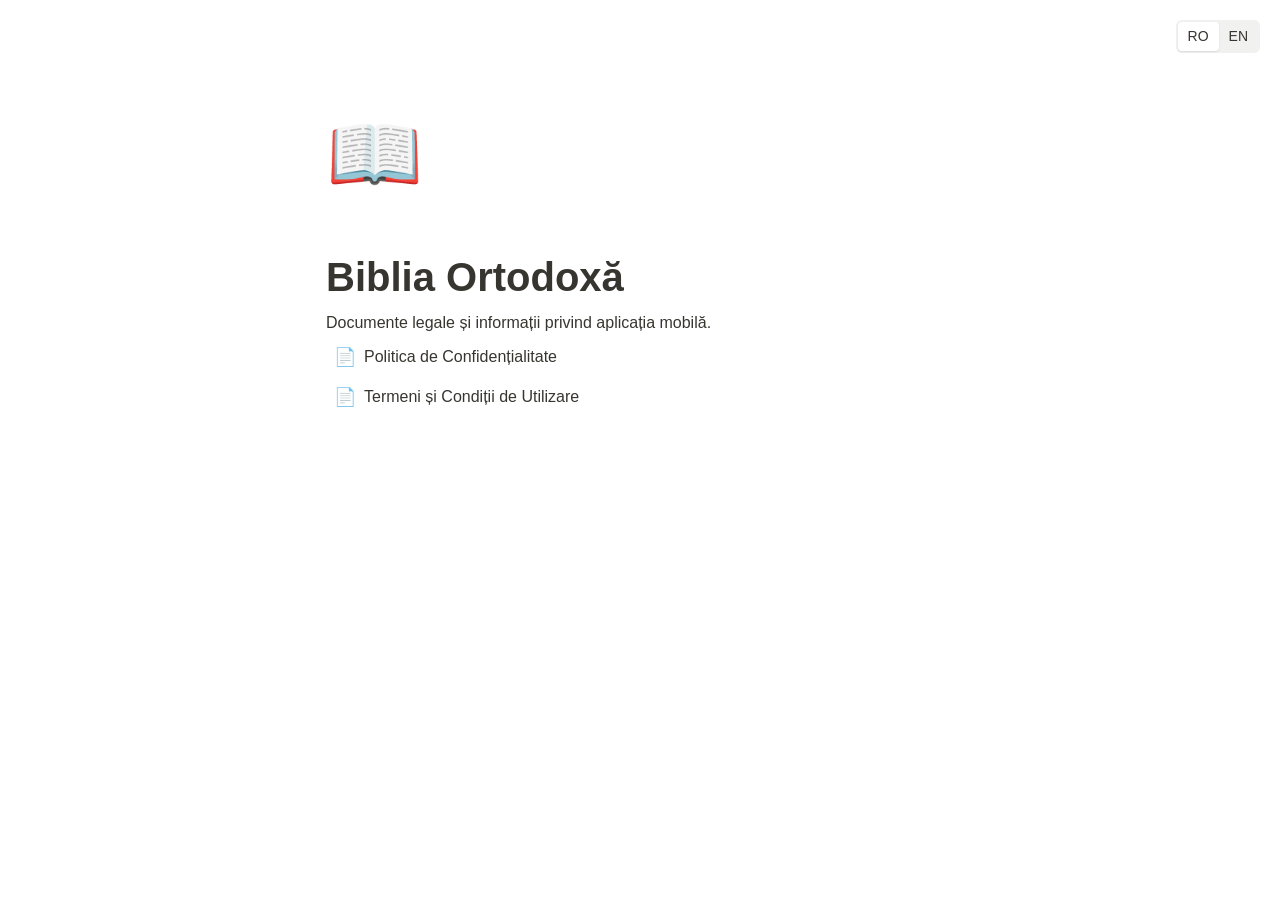
<file: index.html>
<!DOCTYPE html>
<html lang="ro">
<head>
    <meta charset="UTF-8">
    <meta name="viewport" content="width=device-width, initial-scale=1.0">
    <title>Biblia Ortodoxa - Documente Legale</title>
    <link rel="stylesheet" href="styles.css">
</head>
<body>

    <div class="lang-switcher">
        <a href="index.html" class="lang-btn active">RO</a>
        <a href="index-en.html" class="lang-btn">EN</a>
    </div>

    <div class="page-content">
        <span class="page-icon">📖</span>
        <h1>Biblia Ortodoxă</h1>
        <p>Documente legale și informații privind aplicația mobilă.</p>
        
        <a class="notion-page-link" href="/politica-de-confidentialitate.html">
            <span class="notion-page-icon">📄</span> Politica de Confidențialitate
        </a>
        
        <a class="notion-page-link" href="/termeni-si-conditii-de-utilizare.html">
            <span class="notion-page-icon">📄</span> Termeni și Condiții de Utilizare
        </a>
    </div>

</body>
</html>
</file>
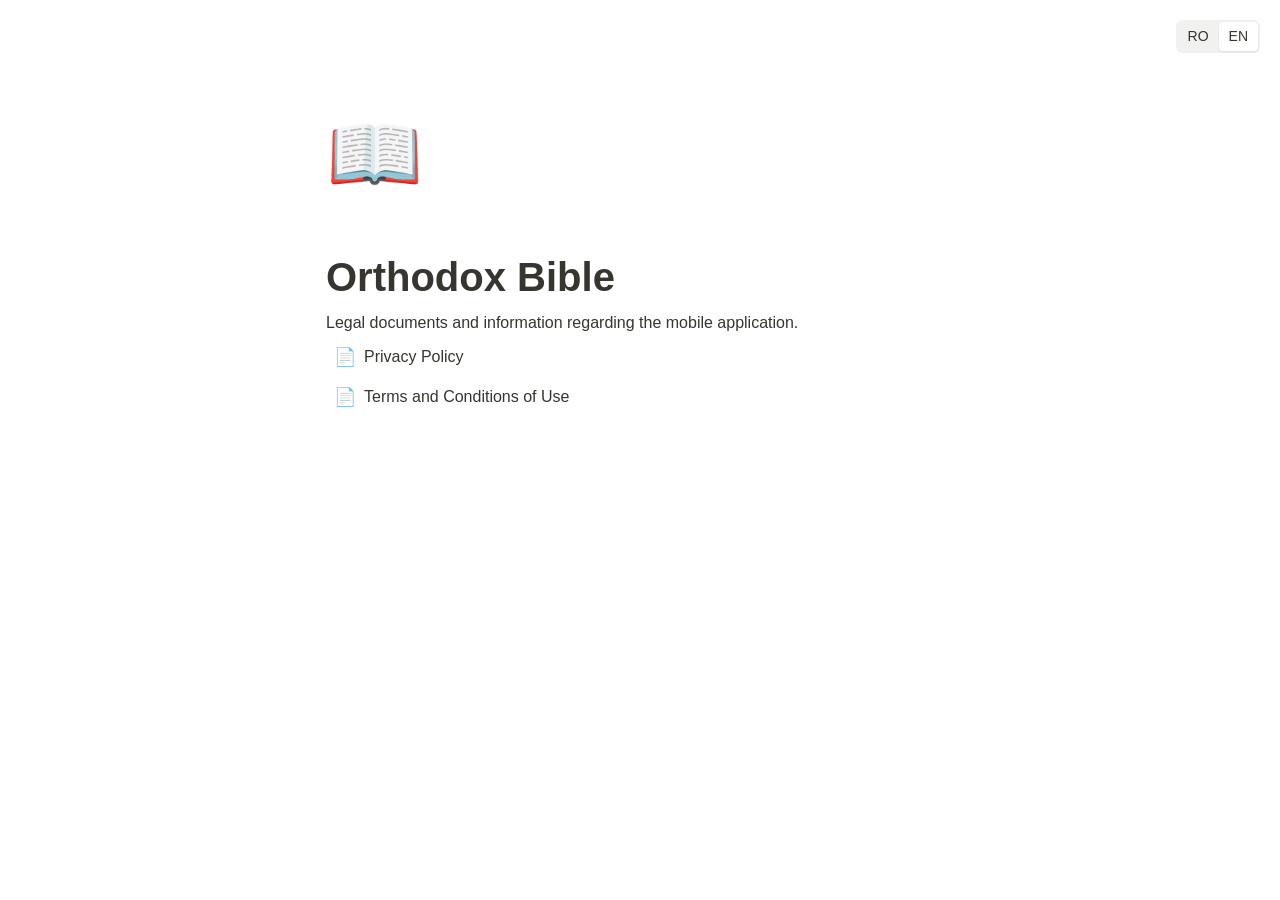
<file: index-en.html>
<!DOCTYPE html>
<html lang="en">
<head>
    <meta charset="UTF-8">
    <meta name="viewport" content="width=device-width, initial-scale=1.0">
    <title>Orthodox Bible - Legal Documents</title>
    <link rel="stylesheet" href="styles.css">
</head>
<body>

    <div class="lang-switcher">
        <a href="index.html" class="lang-btn">RO</a>
        <a href="index-en.html" class="lang-btn active">EN</a>
    </div>

    <div class="page-content">
        <span class="page-icon">📖</span>
        <h1>Orthodox Bible</h1>
        <p>Legal documents and information regarding the mobile application.</p>
        
        <a class="notion-page-link" href="/privacy-policy.html">
            <span class="notion-page-icon">📄</span> Privacy Policy
        </a>
        
        <a class="notion-page-link" href="/terms-and-conditions.html">
            <span class="notion-page-icon">📄</span> Terms and Conditions of Use
        </a>
    </div>

</body>
</html>
</file>
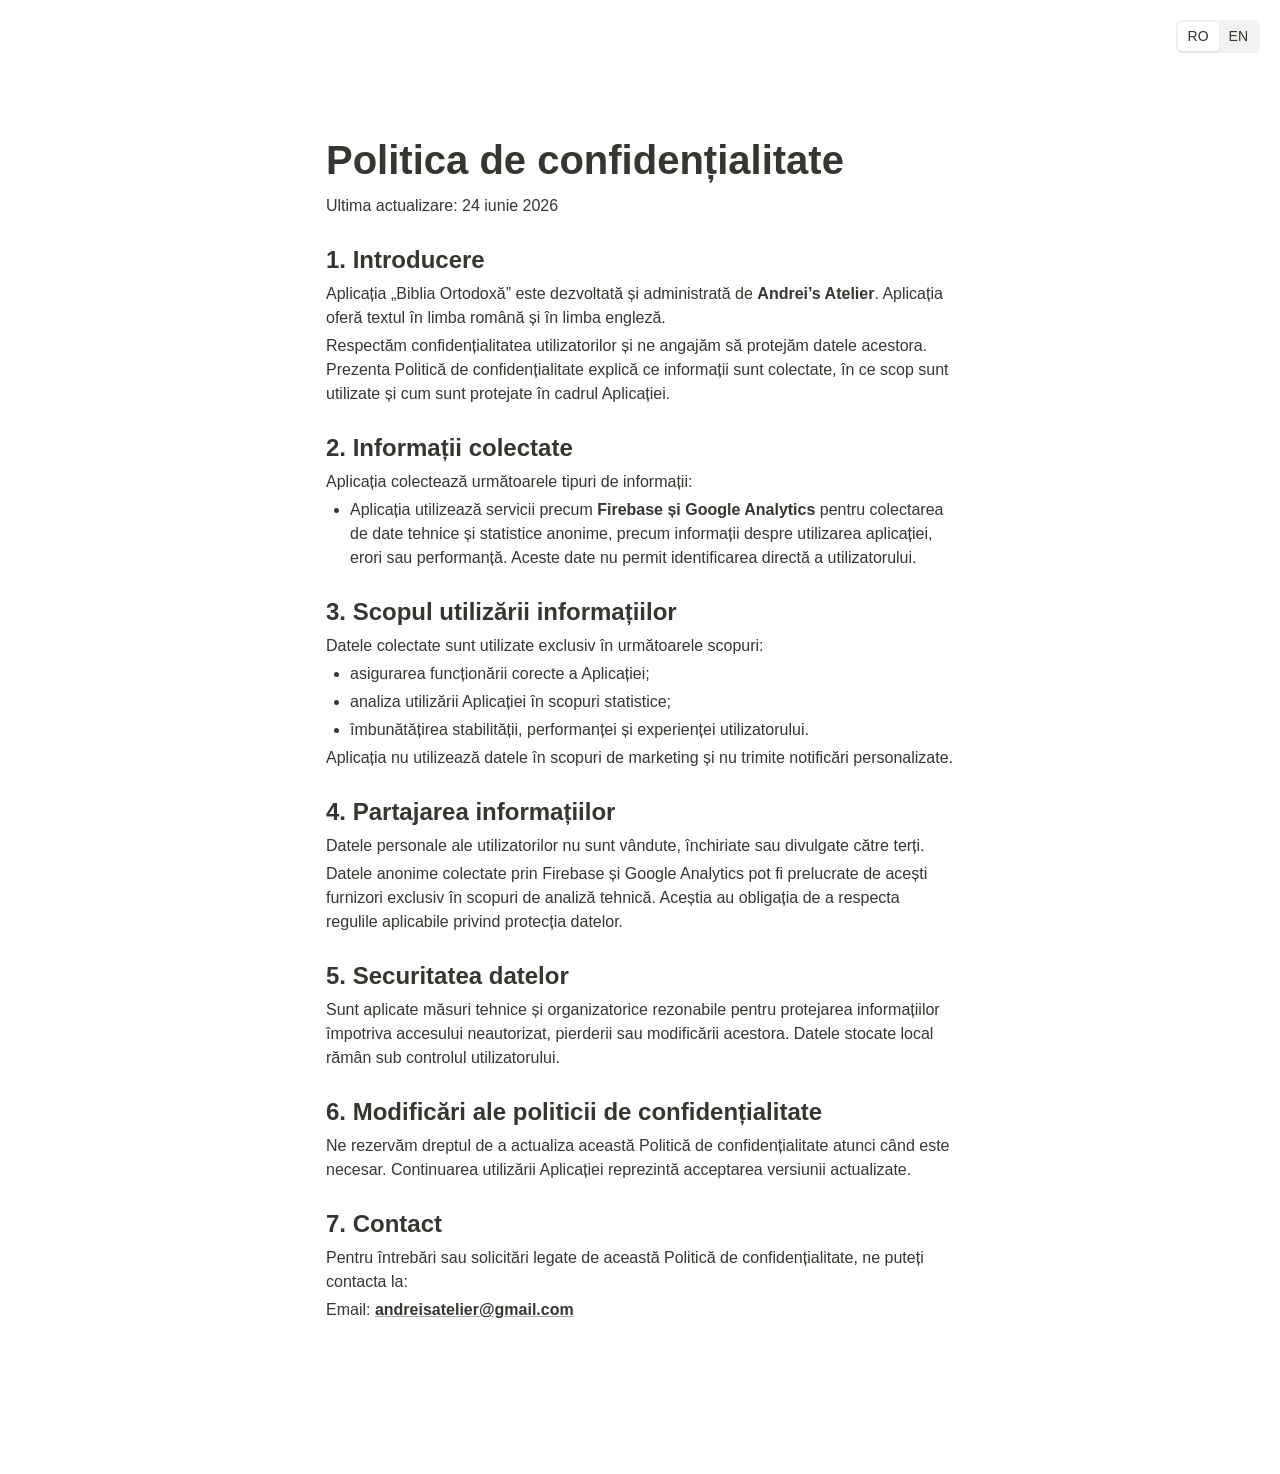
<file: politica-de-confidentialitate.html>
<!DOCTYPE html>
<html>
<head>
	<meta http-equiv="content-type" content="text/html; charset=utf-8"/>
	<title>Politica de confidențialitate</title>
	<meta name="viewport" content="width=device-width, initial-scale=1.0">
	<meta name="generator" content="LibreOffice 26.2.3.2 (Linux)"/>
	<meta name="created" content="00:00:00"/>
	<meta name="changed" content="00:00:00"/>
	<link rel="stylesheet" href="styles.css">
</head>
<body lang="en-US" link="#000080" vlink="#800000" dir="ltr">
	<div class="lang-switcher">
		<a href="politica-de-confidentialitate.html" class="lang-btn active">RO</a>
		<a href="privacy-policy.html" class="lang-btn">EN</a>
	</div>
	<div class="page-content">

<h1>Politica de confidențialitate</h1>
<p>Ultima actualizare: 24 iunie 2026</p>
<h3 class="western">1. Introducere</h3>
<p>Aplicația „Biblia Ortodoxă” este dezvoltată și
administrată de <b>Andrei’s Atelier</b>. Aplicația oferă textul în limba română și
în limba engleză.</p>
<p>Respectăm confidențialitatea utilizatorilor și ne angajăm să
protejăm datele acestora. Prezenta Politică de confidențialitate
explică ce informații sunt colectate, în ce scop sunt utilizate și
cum sunt protejate în cadrul Aplicației.</p>
<h3 class="western">2. Informații colectate</h3>
<p>Aplicația colectează următoarele tipuri de informații:</p>
<ul>
	<li><p>Aplicația utilizează servicii precum <b>Firebase și Google
	Analytics</b> pentru colectarea de date tehnice și statistice
	anonime, precum informații despre utilizarea aplicației, erori sau
	performanță. Aceste date nu permit identificarea directă a
	utilizatorului.</p></li>
</ul>
<h3 class="western">3. Scopul utilizării informațiilor</h3>
<p>Datele colectate sunt utilizate exclusiv în următoarele scopuri:</p>
<ul>
	<li><p>asigurarea funcționării corecte a Aplicației;</p></li>
	<li><p>analiza utilizării Aplicației în scopuri statistice;</p></li>
	<li><p>îmbunătățirea stabilității, performanței și
	experienței utilizatorului.</p></li>
</ul>
<p>Aplicația nu utilizează datele în scopuri de marketing și nu
trimite notificări personalizate.</p>
<h3 class="western">4. Partajarea informațiilor</h3>
<p>Datele personale ale utilizatorilor nu sunt vândute, închiriate
sau divulgate către terți.</p>
<p>Datele anonime colectate prin Firebase și Google Analytics pot fi
prelucrate de acești furnizori exclusiv în scopuri de analiză
tehnică. Aceștia au obligația de a respecta regulile aplicabile
privind protecția datelor.</p>
<h3 class="western">5. Securitatea datelor</h3>
<p>Sunt aplicate măsuri tehnice și organizatorice rezonabile pentru
protejarea informațiilor împotriva accesului neautorizat, pierderii
sau modificării acestora. Datele stocate local rămân sub controlul
utilizatorului.</p>
<h3 class="western">6. Modificări ale politicii de confidențialitate</h3>
<p>Ne rezervăm dreptul de a actualiza această Politică de
confidențialitate atunci când este necesar. Continuarea utilizării Aplicației
reprezintă acceptarea versiunii actualizate.</p>
<h3 class="western">7. Contact</h3>
<p>Pentru întrebări sau solicitări legate de această Politică de
confidențialitate, ne puteți contacta la:</p>
<p>Email: <a href="mailto:andreisatelier@gmail.com"><b>andreisatelier@gmail.com</b></a></p>
<p><br/>
<br/>

</p>
	</div>
</body>
</html>
</file>
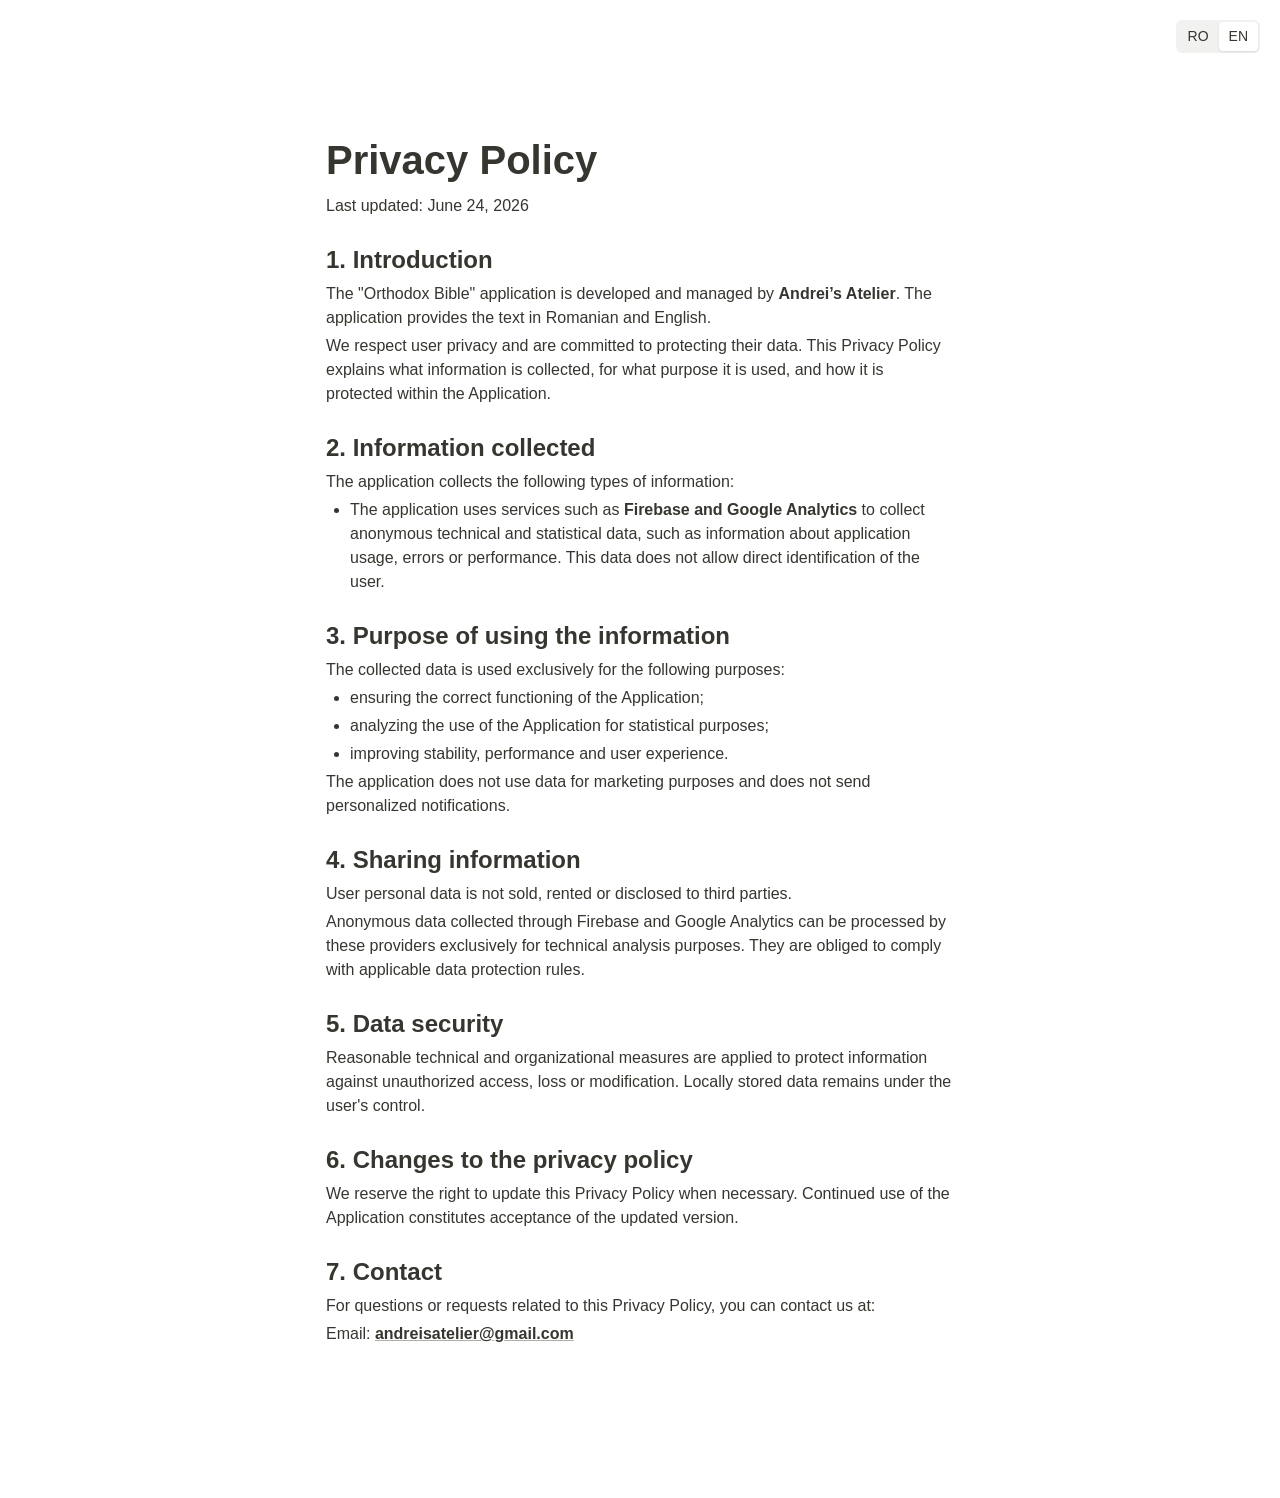
<file: privacy-policy.html>
<!DOCTYPE html>
<html>
<head>
	<meta http-equiv="content-type" content="text/html; charset=utf-8"/>
	<title>Privacy Policy</title>
	<meta name="viewport" content="width=device-width, initial-scale=1.0">
	<meta name="generator" content="LibreOffice 26.2.3.2 (Linux)"/>
	<meta name="created" content="00:00:00"/>
	<meta name="changed" content="00:00:00"/>
	<link rel="stylesheet" href="styles.css">
</head>
<body lang="en-US" link="#000080" vlink="#800000" dir="ltr">
<div class="lang-switcher">
	<a href="politica-de-confidentialitate.html" class="lang-btn">RO</a>
	<a href="privacy-policy.html" class="lang-btn active">EN</a>
</div>
<div class="page-content">
<h1>Privacy Policy</h1>
<p>Last updated: June 24, 2026</p>
<h3 class="western">1. Introduction</h3>
<p>The "Orthodox Bible" application is developed and managed by <b>Andrei’s Atelier</b>. The application provides the text in Romanian and English.</p>
<p>We respect user privacy and are committed to protecting their data. This Privacy Policy explains what information is collected, for what purpose it is used, and how it is protected within the Application.</p>
<h3 class="western">2. Information collected</h3>
<p>The application collects the following types of information:</p>
<ul>
	<li><p>The application uses services such as <b>Firebase and Google Analytics</b> to collect anonymous technical and statistical data, such as information about application usage, errors or performance. This data does not allow direct identification of the user.</p></li>
</ul>
<h3 class="western">3. Purpose of using the information</h3>
<p>The collected data is used exclusively for the following purposes:</p>
<ul>
	<li><p>ensuring the correct functioning of the Application;</p></li>
	<li><p>analyzing the use of the Application for statistical purposes;</p></li>
	<li><p>improving stability, performance and user experience.</p></li>
</ul>
<p>The application does not use data for marketing purposes and does not send personalized notifications.</p>
<h3 class="western">4. Sharing information</h3>
<p>User personal data is not sold, rented or disclosed to third parties.</p>
<p>Anonymous data collected through Firebase and Google Analytics can be processed by these providers exclusively for technical analysis purposes. They are obliged to comply with applicable data protection rules.</p>
<h3 class="western">5. Data security</h3>
<p>Reasonable technical and organizational measures are applied to protect information against unauthorized access, loss or modification. Locally stored data remains under the user's control.</p>
<h3 class="western">6. Changes to the privacy policy</h3>
<p>We reserve the right to update this Privacy Policy when necessary. Continued use of the Application constitutes acceptance of the updated version.</p>
<h3 class="western">7. Contact</h3>
<p>For questions or requests related to this Privacy Policy, you can contact us at:</p>
<p>Email: <a href="mailto:andreisatelier@gmail.com"><b>andreisatelier@gmail.com</b></a></p>
<p><br/>
<br/>

</p>
	</div>
</body>
</html>
</file>
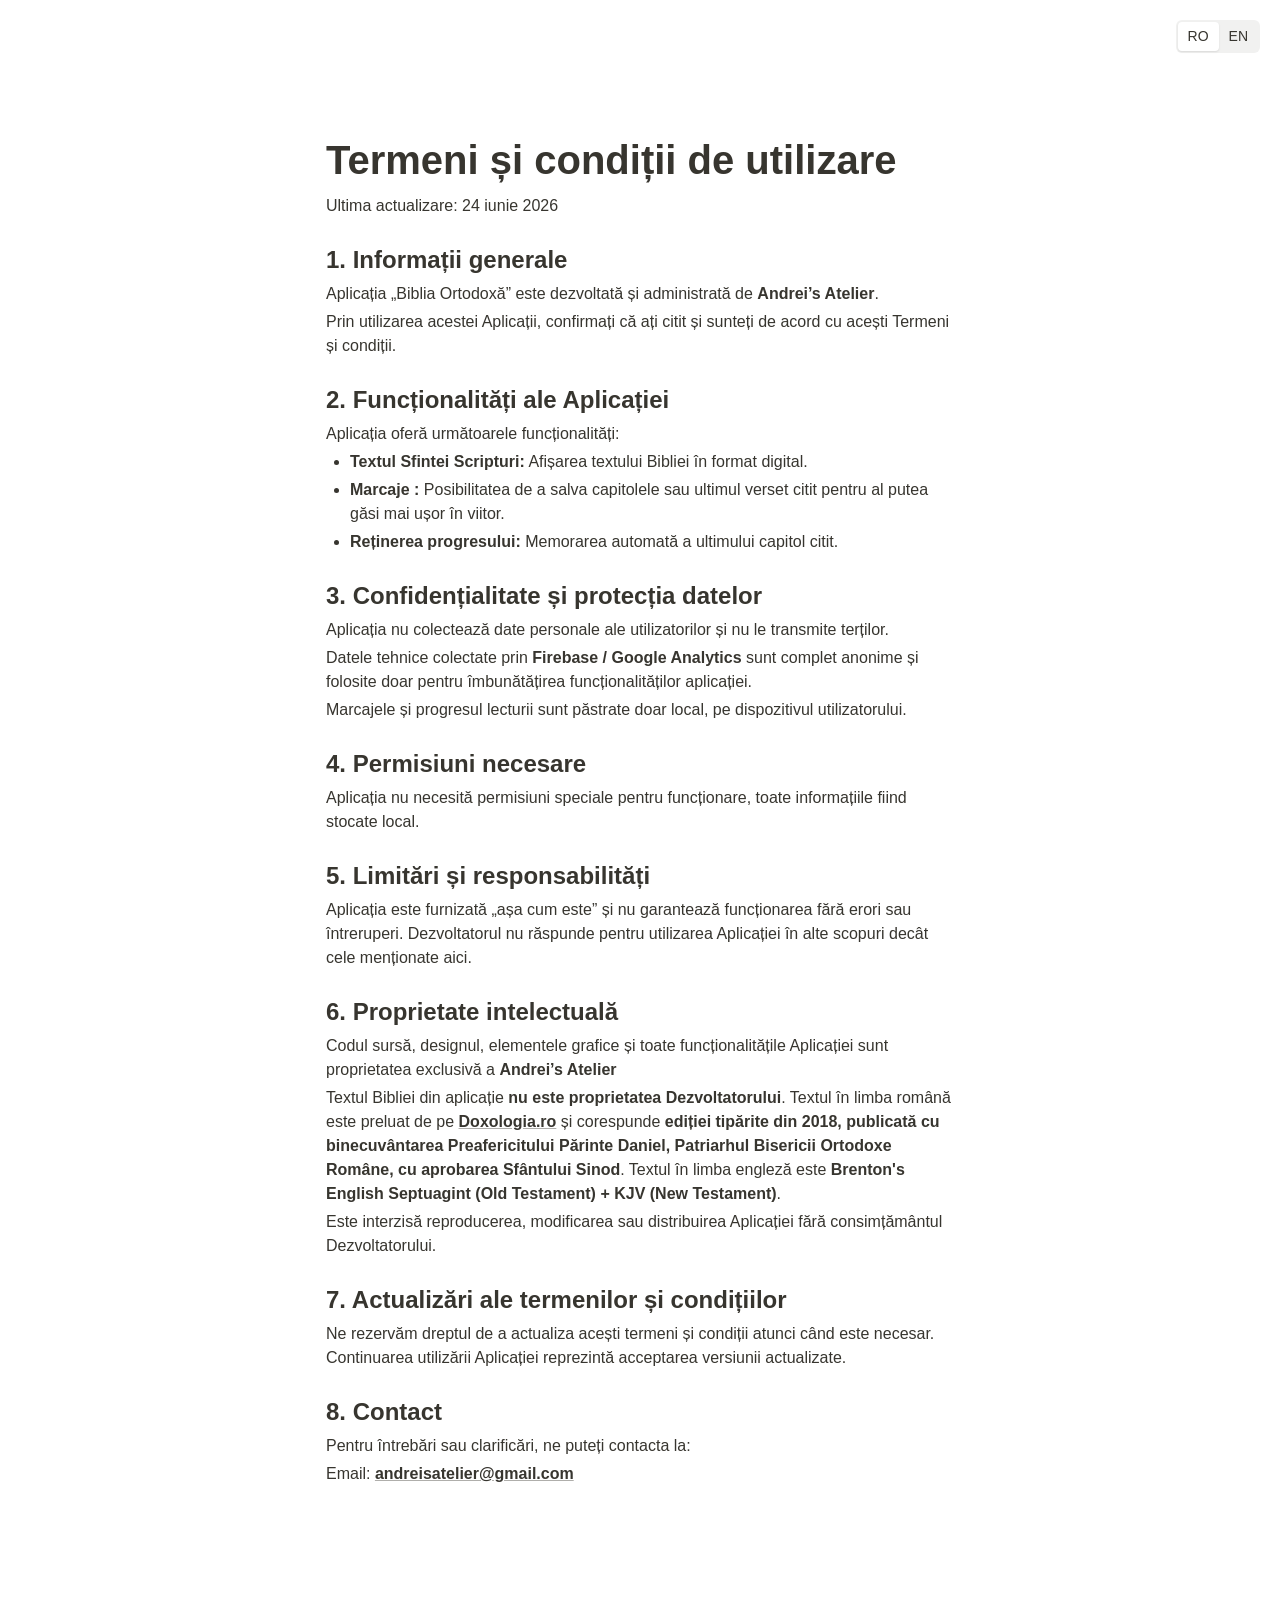
<file: termeni-si-conditii-de-utilizare.html>
<!DOCTYPE html>
<html>
<head>
	<meta http-equiv="content-type" content="text/html; charset=utf-8"/>
	<title>Termeni și condiții de utilizare</title>
	<meta name="viewport" content="width=device-width, initial-scale=1.0">
	<meta name="generator" content="LibreOffice 26.2.3.2 (Linux)"/>
	<meta name="created" content="00:00:00"/>
	<meta name="changed" content="00:00:00"/>
	<link rel="stylesheet" href="styles.css">
</head>
<body lang="en-US" link="#000080" vlink="#800000" dir="ltr">
	<div class="lang-switcher">
		<a href="termeni-si-conditii-de-utilizare.html" class="lang-btn active">RO</a>
		<a href="terms-and-conditions.html" class="lang-btn">EN</a>
	</div>
	<div class="page-content">

<h1>Termeni și condiții de utilizare</h1>
<p>Ultima actualizare: 24 iunie 2026</p>
<h3 class="western">1. Informații generale</h3>
<p>Aplicația „Biblia Ortodoxă” este dezvoltată și
administrată de <b>Andrei’s Atelier</b>.</p>
<p>Prin utilizarea acestei Aplicații, confirmați că ați citit și
sunteți de acord cu acești Termeni și condiții.</p>
<h3 class="western">2. Funcționalități ale Aplicației</h3>
<p>Aplicația oferă următoarele funcționalități:</p>
<ul>
	<li><p><b>Textul Sfintei Scripturi:</b> Afișarea textului Bibliei
	în format digital.</p></li>
	<li><p><b>Marcaje :</b> Posibilitatea de a salva capitolele sau
	ultimul verset citit pentru al putea găsi mai ușor în viitor.</p></li>
	<li><p><b>Reținerea progresului:</b> Memorarea automată a
	ultimului capitol citit.</p></li>
</ul>
<h3 class="western">3. Confidențialitate și protecția datelor</h3>
<p>Aplicația nu colectează date personale ale utilizatorilor și nu
le transmite terților.</p>
<p>Datele tehnice colectate prin <b>Firebase / Google Analytics</b>
sunt complet anonime și folosite doar pentru îmbunătățirea
funcționalităților aplicației.</p>
<p>Marcajele și progresul lecturii sunt păstrate doar local, pe
dispozitivul utilizatorului.</p>
<h3 class="western">4. Permisiuni necesare</h3>
<p>Aplicația nu necesită permisiuni speciale pentru funcționare,
toate informațiile fiind stocate local.</p>
<h3 class="western">5. Limitări și responsabilități</h3>
<p>Aplicația este furnizată „așa cum este” și nu garantează
funcționarea fără erori sau întreruperi. Dezvoltatorul nu
răspunde pentru utilizarea Aplicației în alte scopuri decât cele
menționate aici.</p>
<h3 class="western">6. Proprietate intelectuală</h3>
<p>Codul sursă, designul, elementele grafice și toate
funcționalitățile Aplicației sunt proprietatea exclusivă a
<b>Andrei’s Atelier</b></p>
<p>Textul Bibliei din aplicație <b>nu este proprietatea
Dezvoltatorului</b>. Textul în limba română este preluat de pe <a href="http://Doxologia.ro/"><b>Doxologia.ro</b></a>
și corespunde <b>ediției tipărite din 2018, publicată cu
binecuvântarea Preafericitului Părinte Daniel, Patriarhul Bisericii
Ortodoxe Române, cu aprobarea Sfântului Sinod</b>. Textul în limba engleză
este <b>Brenton's English Septuagint (Old Testament) + KJV (New Testament)</b>.</p>
<p>Este interzisă reproducerea, modificarea sau distribuirea
Aplicației fără consimțământul Dezvoltatorului.</p>
<h3 class="western">7. Actualizări ale termenilor și condițiilor</h3>
<p>Ne rezervăm dreptul de a actualiza acești termeni și condiții atunci când este necesar. Continuarea utilizării Aplicației
reprezintă acceptarea versiunii actualizate.</p>
<h3 class="western">8. Contact</h3>
<p>Pentru întrebări sau clarificări, ne puteți contacta la:</p>
<p>Email: <a href="mailto:andreisatelier@gmail.com"><b>andreisatelier@gmail.com</b></a></p>
<p><br/>
<br/>

</p>
	</div>
</body>
</html>
</file>
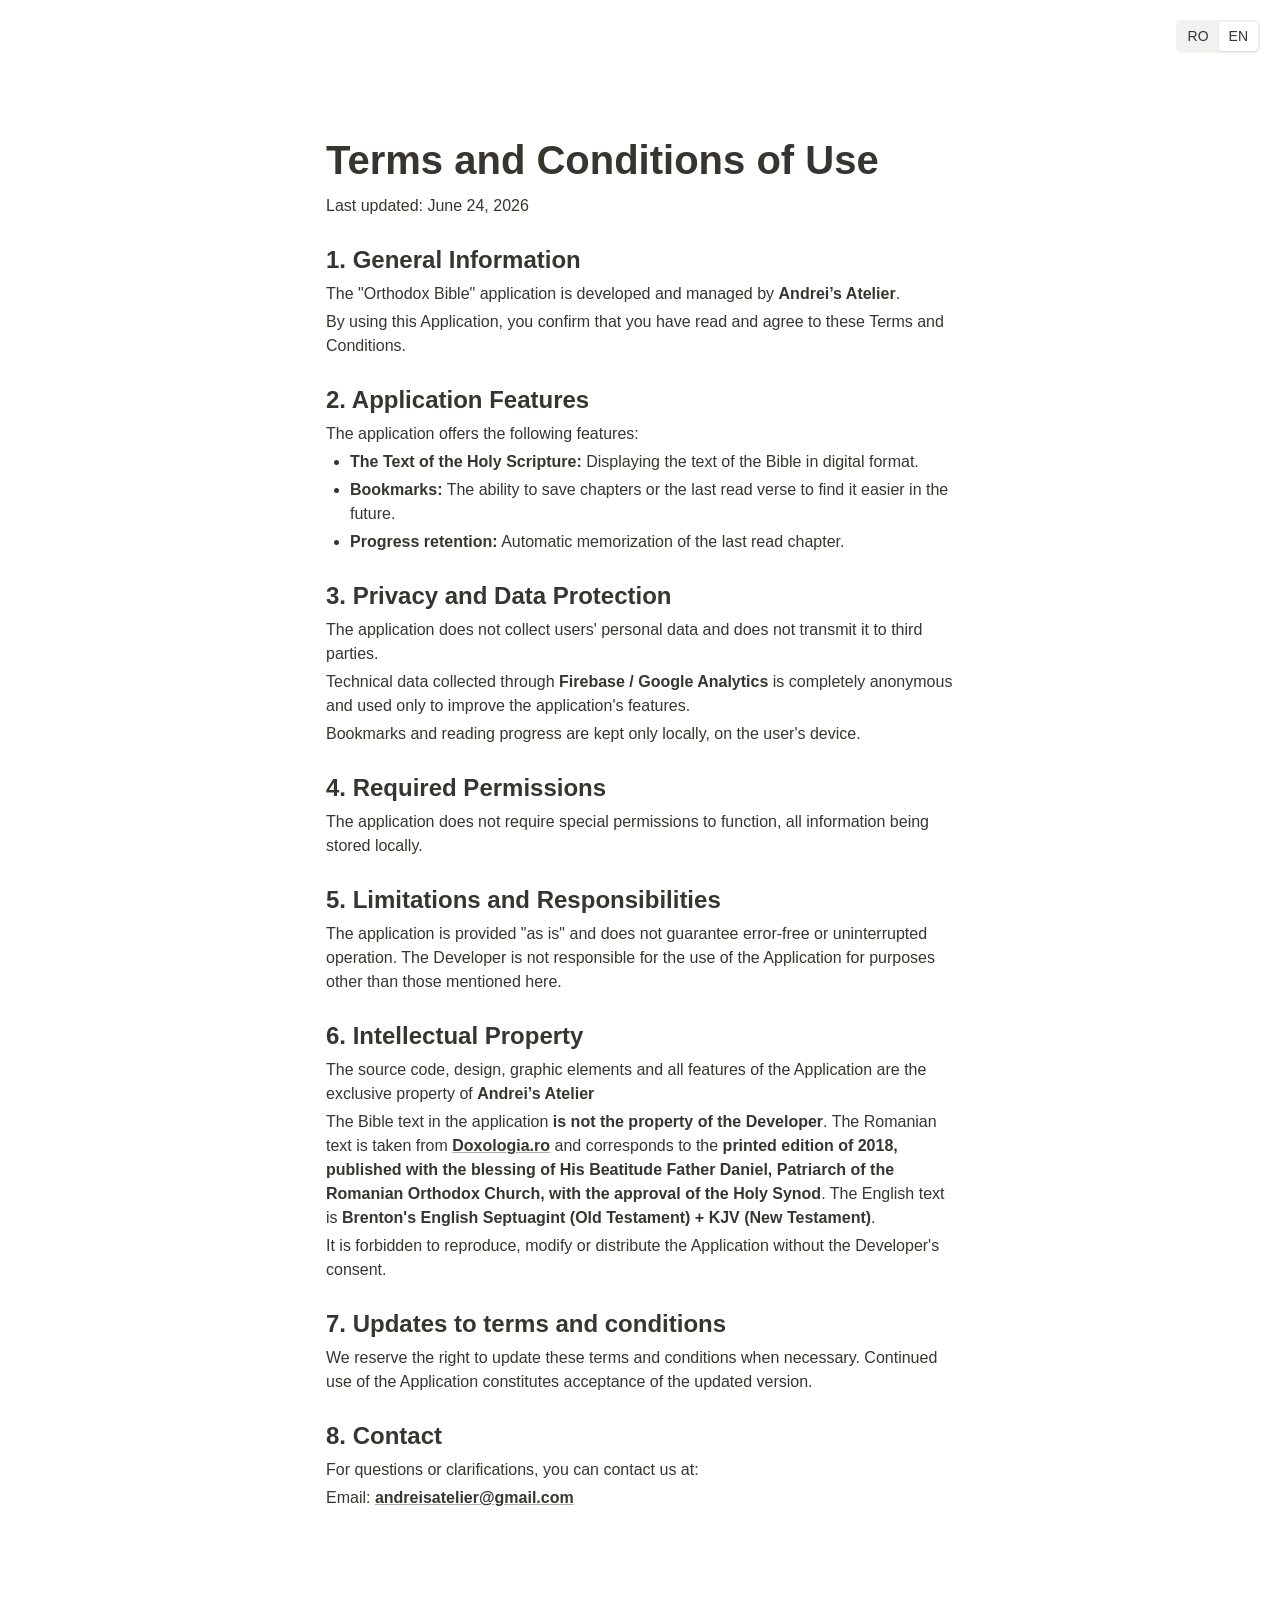
<file: terms-and-conditions.html>
<!DOCTYPE html>
<html>
<head>
	<meta http-equiv="content-type" content="text/html; charset=utf-8"/>
	<title>Terms and Conditions of Use</title>
	<meta name="viewport" content="width=device-width, initial-scale=1.0">
	<meta name="generator" content="LibreOffice 26.2.3.2 (Linux)"/>
	<meta name="created" content="00:00:00"/>
	<meta name="changed" content="00:00:00"/>
	<link rel="stylesheet" href="styles.css">
</head>
<body lang="en-US" link="#000080" vlink="#800000" dir="ltr">
<div class="lang-switcher">
	<a href="termeni-si-conditii-de-utilizare.html" class="lang-btn">RO</a>
	<a href="terms-and-conditions.html" class="lang-btn active">EN</a>
</div>
<div class="page-content">
<h1>Terms and Conditions of Use</h1>
<p>Last updated: June 24, 2026</p>
<h3 class="western">1. General Information</h3>
<p>The "Orthodox Bible" application is developed and managed by <b>Andrei’s Atelier</b>.</p>
<p>By using this Application, you confirm that you have read and agree to these Terms and Conditions.</p>
<h3 class="western">2. Application Features</h3>
<p>The application offers the following features:</p>
<ul>
	<li><p><b>The Text of the Holy Scripture:</b> Displaying the text of the Bible in digital format.</p></li>
	<li><p><b>Bookmarks:</b> The ability to save chapters or the last read verse to find it easier in the future.</p></li>
	<li><p><b>Progress retention:</b> Automatic memorization of the last read chapter.</p></li>
</ul>
<h3 class="western">3. Privacy and Data Protection</h3>
<p>The application does not collect users' personal data and does not transmit it to third parties.</p>
<p>Technical data collected through <b>Firebase / Google Analytics</b> is completely anonymous and used only to improve the application's features.</p>
<p>Bookmarks and reading progress are kept only locally, on the user's device.</p>
<h3 class="western">4. Required Permissions</h3>
<p>The application does not require special permissions to function, all information being stored locally.</p>
<h3 class="western">5. Limitations and Responsibilities</h3>
<p>The application is provided "as is" and does not guarantee error-free or uninterrupted operation. The Developer is not responsible for the use of the Application for purposes other than those mentioned here.</p>
<h3 class="western">6. Intellectual Property</h3>
<p>The source code, design, graphic elements and all features of the Application are the exclusive property of <b>Andrei’s Atelier</b></p>
<p>The Bible text in the application <b>is not the property of the Developer</b>. The Romanian text is taken from <a href="http://Doxologia.ro/"><b>Doxologia.ro</b></a> and corresponds to the <b>printed edition of 2018, published with the blessing of His Beatitude Father Daniel, Patriarch of the Romanian Orthodox Church, with the approval of the Holy Synod</b>. The English text is <b>Brenton's English Septuagint (Old Testament) + KJV (New Testament)</b>.</p>
<p>It is forbidden to reproduce, modify or distribute the Application without the Developer's consent.</p>
<h3 class="western">7. Updates to terms and conditions</h3>
<p>We reserve the right to update these terms and conditions when necessary. Continued use of the Application constitutes acceptance of the updated version.</p>
<h3 class="western">8. Contact</h3>
<p>For questions or clarifications, you can contact us at:</p>
<p>Email: <a href="mailto:andreisatelier@gmail.com"><b>andreisatelier@gmail.com</b></a></p>
<p><br/>
<br/>

</p>
	</div>
</body>
</html>
</file>
<file: styles.css>
/* Notion-like Design System */

body {
    font-family: -apple-system, BlinkMacSystemFont, "Segoe UI", Helvetica, "Apple Color Emoji", Arial, sans-serif, "Segoe UI Emoji", "Segoe UI Symbol";
    color: #37352f;
    background-color: #ffffff;
    line-height: 1.5;
    padding: 0;
    margin: 0;
    -webkit-font-smoothing: antialiased;
    -moz-osx-font-smoothing: grayscale;
}

.page-content {
    max-width: 708px;
    margin: 0 auto;
    padding: 96px 40px 96px;
    box-sizing: border-box;
    width: 100%;
}

h1 {
    font-weight: 700;
    font-size: 40px;
    margin-top: 1em;
    margin-bottom: 0.25em;
    line-height: 1.2;
}

h2 {
    font-weight: 600;
    font-size: 30px;
    margin-top: 1.4em;
    margin-bottom: 1px;
}

h3 {
    font-weight: 600;
    font-size: 24px;
    margin-top: 1em;
    margin-bottom: 1px;
}

p {
    margin-top: 4px;
    margin-bottom: 4px;
    font-size: 16px;
    color: #37352f;
}

ul {
    padding-left: 24px;
    margin-top: 4px;
    margin-bottom: 4px;
}

li {
    margin-bottom: 4px;
    font-size: 16px;
}

a {
    color: inherit;
    text-decoration: underline;
    text-decoration-color: rgba(55, 53, 47, 0.4);
}

a:hover {
    text-decoration-color: #37352f;
}

/* Language Switcher */
.lang-switcher {
    position: absolute;
    top: 20px;
    right: 20px;
    display: inline-flex;
    background-color: #f1f1f0;
    border-radius: 6px;
    padding: 2px;
    font-family: -apple-system, BlinkMacSystemFont, "Segoe UI", Helvetica, Arial, sans-serif;
    z-index: 100;
}

.lang-btn {
    padding: 4px 10px;
    font-size: 14px;
    font-weight: 500;
    text-decoration: none !important;
    color: #37352f !important;
    border-radius: 4px;
    transition: background-color 0.1s ease, color 0.1s ease;
}

.lang-btn:hover:not(.active) {
    background-color: #e8e8e8;
}

.lang-btn.active {
    background-color: white;
    box-shadow: 0 1px 2px rgba(0,0,0,0.1);
    pointer-events: none;
}

/* Page icon for index */
.page-icon {
    font-size: 78px;
    margin-bottom: 24px;
    display: block;
}

/* Page links for index */
.notion-page-link {
    display: flex;
    align-items: center;
    padding: 6px 8px;
    margin: 4px 0;
    border-radius: 4px;
    text-decoration: none !important;
    color: #37352f !important;
    transition: background-color 0.1s ease;
}

.notion-page-link:hover {
    background-color: rgba(55, 53, 47, 0.08);
}

.notion-page-icon {
    width: 22px;
    height: 22px;
    display: flex;
    align-items: center;
    justify-content: center;
    margin-right: 8px;
    font-size: 18px;
}

/* Responsive Media Queries */
@media (max-width: 600px) {
    .page-content {
        padding: 80px 24px 48px;
    }
    
    h1 {
        font-size: 32px;
        margin-top: 0.8em;
    }
    
    h2 {
        font-size: 24px;
    }
    
    h3 {
        font-size: 20px;
    }
    
    p, li {
        font-size: 15px;
    }
    
    .page-icon {
        font-size: 60px;
        margin-bottom: 16px;
    }

    .lang-switcher {
        top: 16px;
        right: 16px;
    }
}

@media (max-width: 400px) {
    .page-content {
        padding: 72px 16px 36px;
    }
}
</file>
